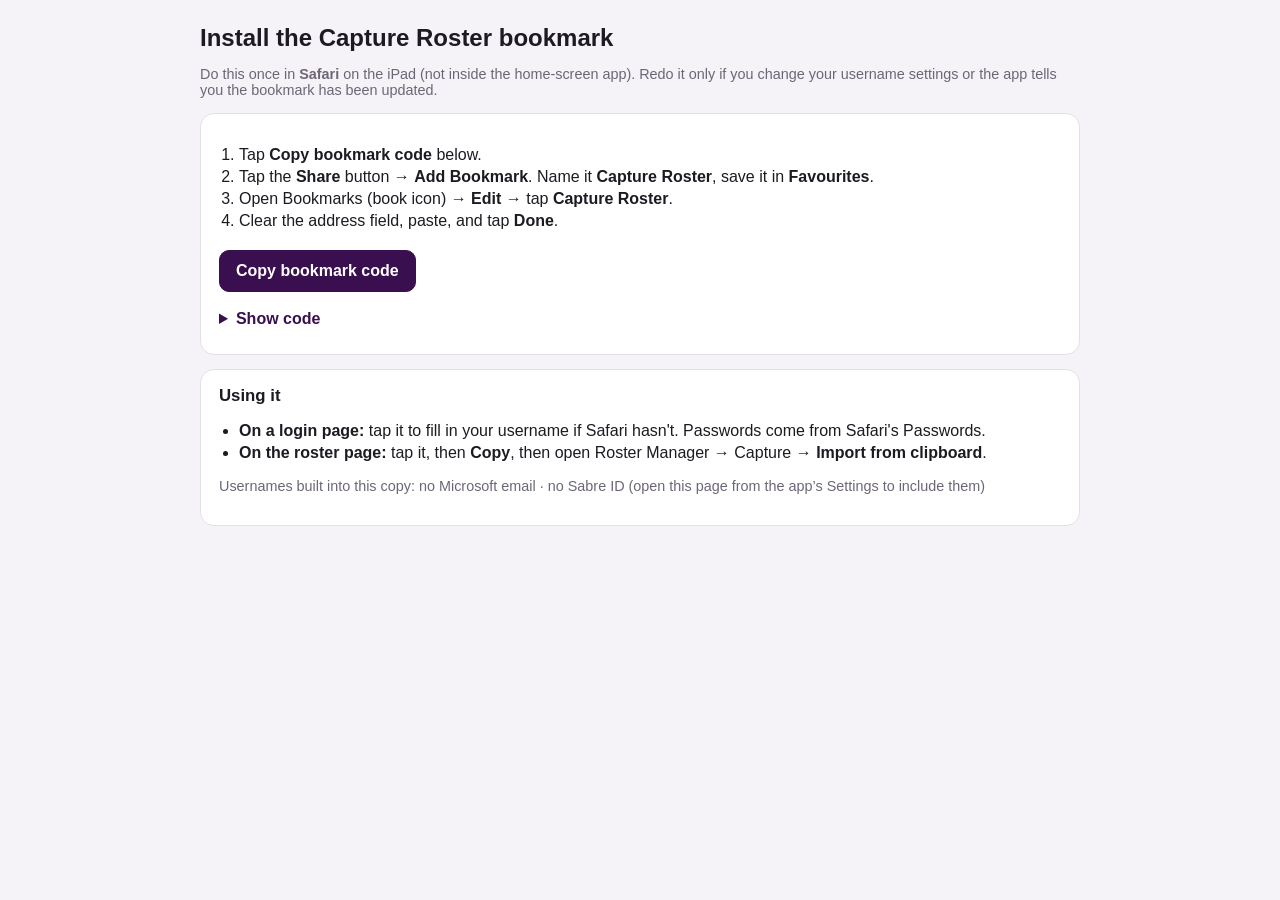
<file: bookmarklet.html>
<!DOCTYPE html>
<html lang="en-AU">
<head>
  <meta charset="utf-8">
  <meta name="viewport" content="width=device-width, initial-scale=1">
  <meta http-equiv="Content-Security-Policy" content="default-src 'self'; script-src 'self'; style-src 'self'; img-src 'self' data:">
  <title>Capture Roster</title>
  <link rel="stylesheet" href="styles.css">
</head>
<body class="plain">
  <main>
    <h2>Install the Capture Roster bookmark</h2>
    <p class="muted">Do this once in <b>Safari</b> on the iPad (not inside the home-screen app). Redo it only if you change your username settings or the app tells you the bookmark has been updated.</p>
    <section class="panel">
      <ol class="steps">
        <li>Tap <b>Copy bookmark code</b> below.</li>
        <li>Tap the <b>Share</b> button → <b>Add Bookmark</b>. Name it <b>Capture Roster</b>, save it in <b>Favourites</b>.</li>
        <li>Open Bookmarks (book icon) → <b>Edit</b> → tap <b>Capture Roster</b>.</li>
        <li>Clear the address field, paste, and tap <b>Done</b>.</li>
      </ol>
      <button class="btn primary" id="copy">Copy bookmark code</button>
      <p id="msg" class="muted"></p>
      <details><summary>Show code</summary><textarea id="code" rows="6" readonly></textarea></details>
    </section>
    <section class="panel">
      <h3>Using it</h3>
      <ul class="steps">
        <li><b>On a login page:</b> tap it to fill in your username if Safari hasn't. Passwords come from Safari's Passwords.</li>
        <li><b>On the roster page:</b> tap it, then <b>Copy</b>, then open Roster Manager → Capture → <b>Import from clipboard</b>.</li>
      </ul>
      <p class="muted">Usernames built into this copy: <span id="who"></span></p>
    </section>
  </main>
  <script src="js/bookmarklet-code.js"></script>
  <script src="js/bookmarklet-install.js"></script>
</body>
</html>
</file>
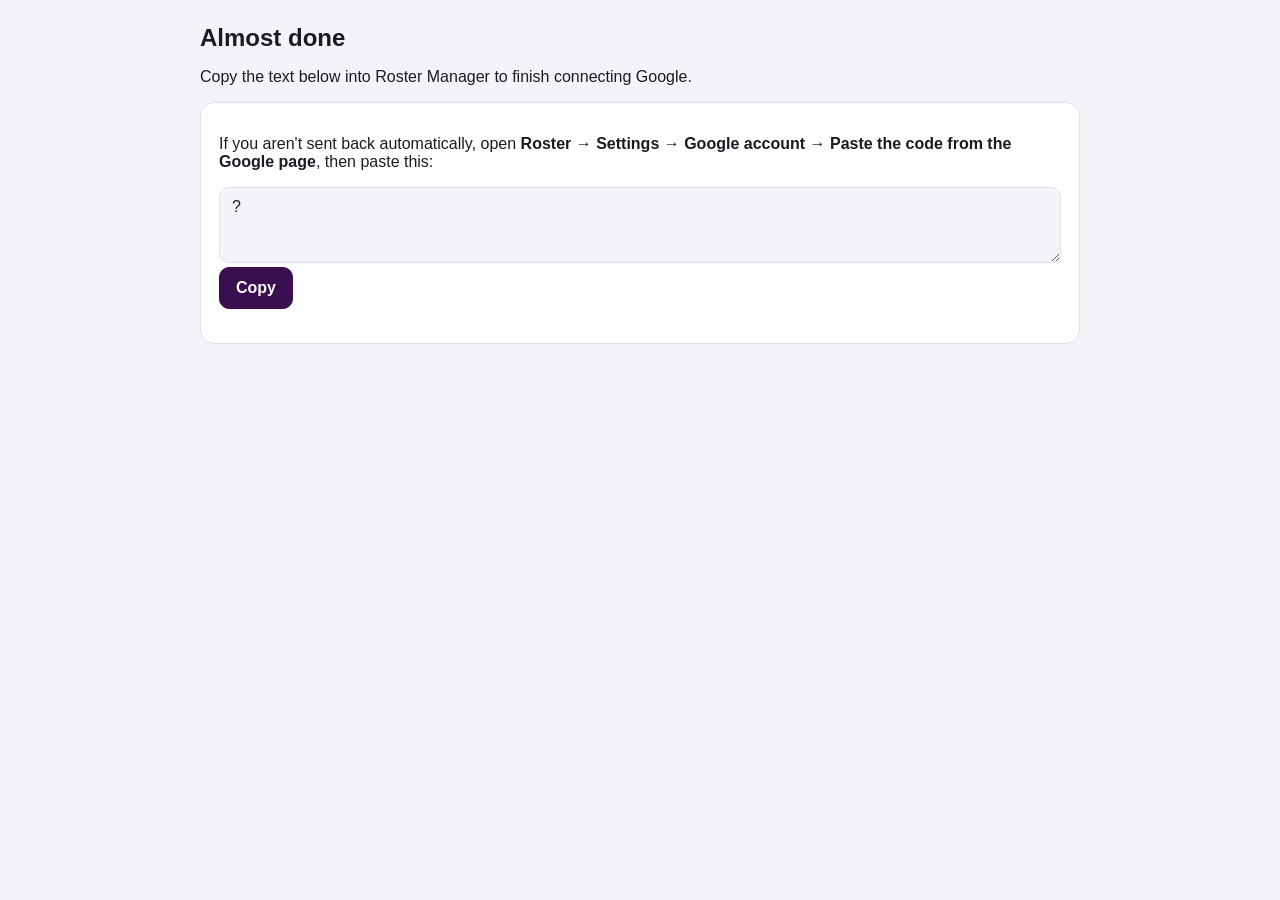
<file: oauth-relay.html>
<!DOCTYPE html>
<html lang="en-AU">
<head>
  <meta charset="utf-8">
  <meta name="viewport" content="width=device-width, initial-scale=1">
  <meta http-equiv="Content-Security-Policy" content="default-src 'self'; script-src 'self'; style-src 'self'">
  <meta name="referrer" content="no-referrer">
  <title>Google connected – Roster Manager</title>
  <link rel="stylesheet" href="styles.css">
</head>
<body class="plain">
  <main>
    <h2 id="head">Connecting Google…</h2>
    <p id="msg">Taking you back to Roster Manager in Home Assistant.</p>
    <section class="panel" id="manual" hidden>
      <p>If you aren't sent back automatically, open <b>Roster → Settings → Google account → Paste the code from the Google page</b>, then paste this:</p>
      <textarea id="code" rows="3" readonly></textarea>
      <button class="btn primary" id="copy">Copy</button>
      <p class="muted" id="copied"></p>
    </section>
  </main>
  <script src="js/oauth-relay.js"></script>
</body>
</html>
</file>
<file: styles.css>
:root {
  --bg: #f5f3f7; --panel: #fff; --ink: #1d1a22; --muted: #6d6676; --line: #e3dfe8;
  --brand: #3a0f4f; --accent: #c8102e; --ok: #1f7a46; --warn: #a35d00; --bad: #b3261e;
  --radius: 14px; --tab-h: 64px;
  font-family: -apple-system, BlinkMacSystemFont, "SF Pro Text", "Segoe UI", sans-serif;
  -webkit-text-size-adjust: 100%;
}
@media (prefers-color-scheme: dark) {
  :root { --bg: #141217; --panel: #1f1c24; --ink: #ece9f1; --muted: #a29ab0; --line: #34303b; --brand: #c9a6e0; --ok: #5cc98a; --warn: #f0b45a; --bad: #ff8a80; }
}
* { box-sizing: border-box; }
html, body { margin: 0; background: var(--bg); color: var(--ink); }
body { padding-top: env(safe-area-inset-top); padding-bottom: calc(var(--tab-h) + env(safe-area-inset-bottom)); }
a { color: var(--brand); }
code { font-size: .85em; word-break: break-all; background: var(--bg); padding: 1px 4px; border-radius: 4px; }

.topbar { position: sticky; top: 0; z-index: 5; display: flex; align-items: center; justify-content: space-between; padding: 12px 20px; background: var(--brand); color: #fff; }
@media (prefers-color-scheme: dark) { .topbar { background: #2a1238; } }
.brand { font-weight: 700; letter-spacing: .2px; }
.offline-tag { display: none; font-size: .8rem; background: rgba(255,255,255,.2); padding: 2px 8px; border-radius: 99px; }
body.offline .offline-tag { display: inline; }

main { max-width: 920px; margin: 0 auto; padding: 18px 20px 40px; }
h2 { margin: 6px 0 6px; font-size: 1.5rem; }
h3 { margin: 0 0 10px; font-size: 1.05rem; }
.muted { color: var(--muted); font-size: .9rem; }

.tabbar { position: fixed; left: 0; right: 0; bottom: 0; z-index: 5; display: flex; background: var(--panel); border-top: 1px solid var(--line); padding-bottom: env(safe-area-inset-bottom); }
.tabbar a { flex: 1; text-align: center; padding: 0; line-height: var(--tab-h); text-decoration: none; color: var(--muted); font-weight: 600; }
.tabbar a.active { color: var(--brand); }

.hero { display: flex; flex-direction: column; gap: 12px; margin: 10px 0 20px; }
.capture-btn { display: block; text-align: center; padding: 28px; border-radius: 20px; background: var(--accent); color: #fff; font-size: 1.6rem; font-weight: 700; text-decoration: none; box-shadow: 0 6px 18px rgba(200,16,46,.25); }
.cards { display: grid; grid-template-columns: repeat(auto-fit, minmax(240px, 1fr)); gap: 14px; }
.card, .panel { background: var(--panel); border: 1px solid var(--line); border-radius: var(--radius); padding: 16px 18px; }
.panel { margin-bottom: 14px; }
.big { font-size: 1.25rem; font-weight: 600; margin: 0 0 4px; }
.status { font-weight: 600; margin: 0 0 4px; }
.status.ok { color: var(--ok); } .status.bad { color: var(--bad); } .status.none { color: var(--muted); }

.btn { display: inline-block; font: inherit; font-weight: 600; padding: 11px 16px; border-radius: 10px; border: 1px solid var(--line); background: var(--panel); color: var(--ink); text-decoration: none; cursor: pointer; margin: 4px 4px 4px 0; }
.btn.primary { background: var(--brand); border-color: var(--brand); color: #fff; }
@media (prefers-color-scheme: dark) { .btn.primary { color: #1b1020; } }
.btn.danger { color: var(--bad); border-color: var(--bad); background: transparent; }
.btn.sm { padding: 6px 10px; font-size: .9rem; }
.btn.wide { display: block; width: 100%; text-align: center; }
.btn:disabled { opacity: .45; cursor: default; }
.sticky-actions .btn:disabled { opacity: 1; background: var(--line); border-color: var(--line); color: var(--muted); }
.filebtn input { display: none; }

label { display: block; font-size: .9rem; color: var(--muted); margin: 8px 0; }
input, select, textarea { display: block; width: 100%; margin-top: 4px; font: inherit; font-size: 16px; color: var(--ink); padding: 10px 12px; border: 1px solid var(--line); border-radius: 10px; background: var(--bg); }
input[type=checkbox], input[type=radio] { display: inline-block; width: auto; margin: 0 8px 0 0; transform: scale(1.3); }
label.check { display: flex; align-items: center; color: var(--ink); margin: 10px 0; }
.row { display: grid; grid-template-columns: 1fr 1fr; gap: 12px; }
.stamp { display: grid; grid-template-columns: 1fr 110px; gap: 10px; align-items: end; }
.stamp select { margin-bottom: 8px; }
details { margin: 10px 0; } summary { cursor: pointer; font-weight: 600; color: var(--brand); }
.steps { padding-left: 20px; } .steps li { margin: 4px 0; }

.notice { padding: 10px 14px; border-radius: 10px; margin: 8px 0; background: var(--bg); border-left: 4px solid var(--brand); font-size: .95rem; }
.notice.warn { border-color: var(--warn); } .notice.error { border-color: var(--bad); } .notice.ok { border-color: var(--ok); }

.toolbar { display: flex; flex-wrap: wrap; gap: 4px; margin: 8px 0 12px; }
.days { display: flex; flex-direction: column; gap: 6px; }
.day { display: grid; grid-template-columns: 110px 1fr; gap: 10px; background: var(--panel); border: 1px solid var(--line); border-radius: 12px; padding: 8px 10px; }
.day.outside { border-style: dashed; }
.day .date { font-weight: 600; padding-top: 8px; font-size: .95rem; }
.day .list { display: flex; flex-direction: column; gap: 6px; }
.empty { padding: 8px 0; }
.duty { position: relative; display: grid; grid-template-columns: auto 1fr; gap: 2px 10px; text-align: left; font: inherit; color: var(--ink); background: var(--bg); border: 1px solid var(--line); border-radius: 10px; padding: 8px 34px 8px 10px; cursor: pointer; }
.duty .badge { grid-row: span 2; align-self: center; font-size: .72rem; font-weight: 700; text-transform: uppercase; padding: 3px 7px; border-radius: 6px; background: var(--brand); color: #fff; }
.duty.positioning .badge { background: #6a5acd; } .duty.standby .badge, .duty.reserve .badge { background: var(--warn); }
.duty.day_off .badge, .duty.leave .badge { background: var(--ok); } .duty.training .badge, .duty.ground .badge, .duty.other .badge { background: #555; }
.duty .title { font-weight: 600; } .duty .times { color: var(--muted); font-size: .88rem; }
.duty .issues { grid-column: 1 / -1; font-size: .82rem; color: var(--bad); }
.flag { position: absolute; right: 10px; top: 10px; width: 20px; height: 20px; border-radius: 50%; text-align: center; line-height: 20px; font-weight: 700; color: #fff; font-size: .8rem; }
.flag.error { background: var(--bad); } .flag.warn { background: var(--warn); }
.sticky-actions { position: sticky; bottom: calc(var(--tab-h) + env(safe-area-inset-bottom) + 8px); margin-top: 16px; }

.plan .counts { display: grid; grid-template-columns: repeat(4, 1fr); gap: 8px; text-align: center; margin-bottom: 10px; }
.plan .counts b { display: block; font-size: 1.6rem; } .plan .counts span { color: var(--muted); font-size: .8rem; }
.plan ul { margin: 6px 0; padding-left: 18px; } .plan li { margin: 3px 0; } .plan .date { color: var(--muted); }
.removals { border: 1px solid var(--warn); border-radius: 10px; padding: 10px 12px; margin: 10px 0; }
.removals h4 { margin: 0 0 4px; }
.bar { height: 8px; background: var(--line); border-radius: 99px; overflow: hidden; margin: 12px 0 4px; }
.bar span { display: block; height: 100%; background: var(--brand); transition: width .2s; }
.failures { color: var(--bad); }

.history { display: flex; flex-direction: column; gap: 6px; margin-bottom: 20px; }
.hist { display: grid; grid-template-columns: 1fr auto; gap: 2px 10px; padding: 12px 14px; background: var(--panel); border: 1px solid var(--line); border-radius: 12px; text-decoration: none; color: var(--ink); }
.hist .title { font-weight: 600; } .hist .pill { grid-row: span 2; align-self: center; }
.pill { font-size: .75rem; font-weight: 700; padding: 3px 9px; border-radius: 99px; background: var(--line); }
.pill.synced { background: var(--ok); color: #fff; } .pill.sync-partial { background: var(--bad); color: #fff; } .pill.confirmed { background: var(--warn); color: #fff; }
.log { list-style: none; padding: 0; font-size: .9rem; } .log li { padding: 6px 0; border-bottom: 1px solid var(--line); } .log li.bad { color: var(--bad); }

dialog.modal { width: min(640px, 94vw); max-height: 88vh; padding: 0; border: 0; border-radius: 18px; background: var(--panel); color: var(--ink); display: flex; flex-direction: column; }
dialog.modal:not([open]) { display: none; }
dialog::backdrop { background: rgba(0,0,0,.45); }
.modal-body { padding: 18px 20px; overflow-y: auto; }
.modal-actions { display: flex; gap: 6px; align-items: center; padding: 10px 16px; border-top: 1px solid var(--line); }
.modal-actions .spacer { flex: 1; }
pre.raw { white-space: pre-wrap; font-size: .8rem; background: var(--bg); padding: 10px; border-radius: 8px; max-height: 60vh; overflow: auto; }

#toasts { position: fixed; left: 50%; transform: translateX(-50%); bottom: calc(var(--tab-h) + env(safe-area-inset-bottom) + 12px); z-index: 50; display: flex; flex-direction: column; gap: 8px; width: min(560px, 92vw); }
.toast { padding: 12px 16px; border-radius: 12px; background: #333; color: #fff; box-shadow: 0 6px 20px rgba(0,0,0,.25); }
.toast.error { background: var(--bad); } .toast.ok { background: var(--ok); }
@media (max-width: 560px) { .row { grid-template-columns: 1fr; } .day { grid-template-columns: 1fr; } .plan .counts { grid-template-columns: repeat(2, 1fr); } }
</file>
